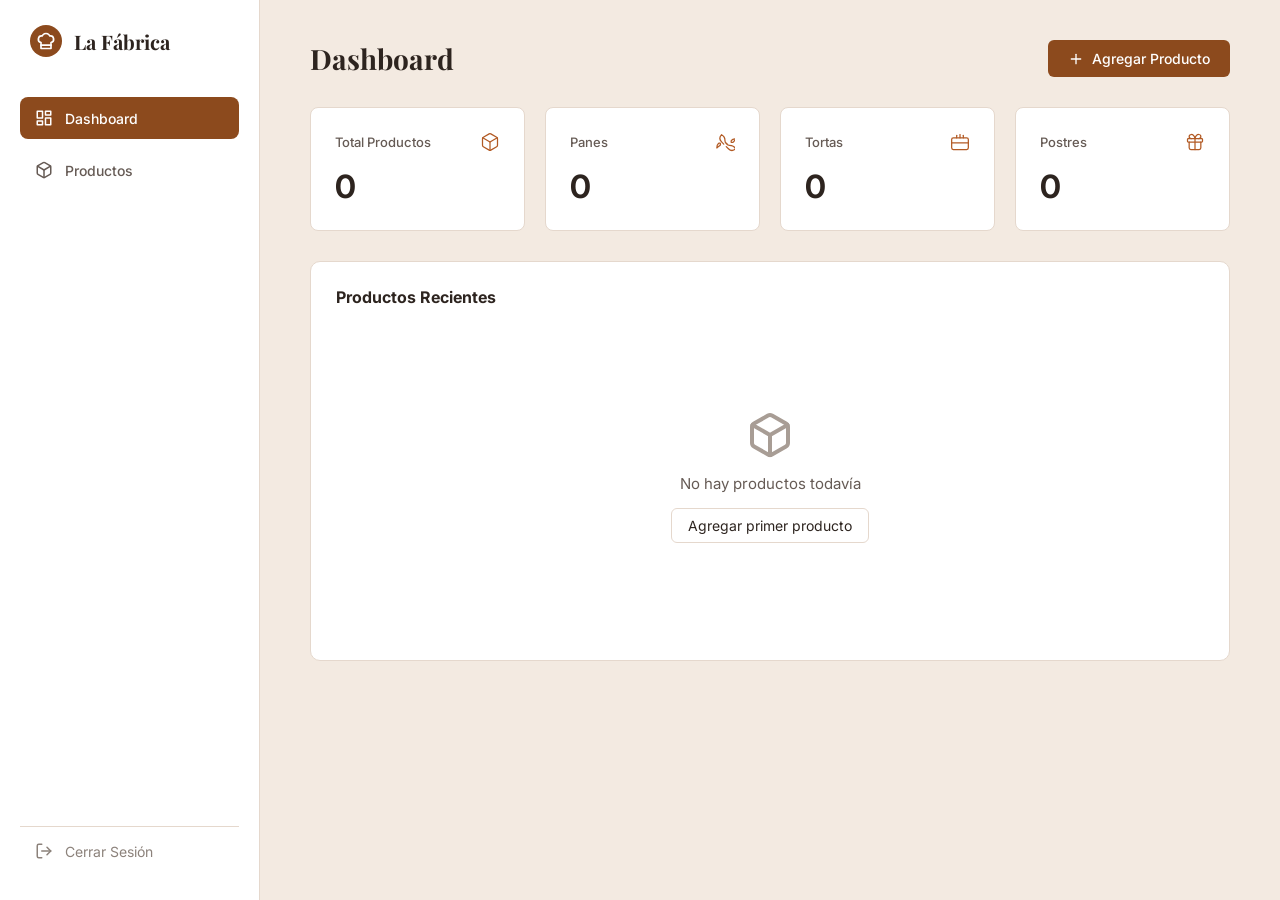
<file: fronthend/page/admin/dashboard.html>
<!DOCTYPE html>
<html lang="es">

<head>
    <meta charset="UTF-8">
    <meta name="viewport" content="width=device-width, initial-scale=1.0">
    <title>Dashboard - La Fábrica</title>
    <link rel="stylesheet" href="../../css/admin.css">
    <link rel="preconnect" href="https://fonts.googleapis.com">
    <link rel="preconnect" href="https://fonts.gstatic.com" crossorigin>
    <link
        href="https://fonts.googleapis.com/css2?family=Playfair+Display:wght@700&family=Inter:wght@300;400;500;600&display=swap"
        rel="stylesheet">
</head>

<body class="dashboard-body">

    <div class="admin-layout">

        <aside class="sidebar">
            <div class="sidebar-header">
                <div class="icon-circle-small">
                    <svg xmlns="http://www.w3.org/2000/svg" width="20" height="20" viewBox="0 0 24 24" fill="none"
                        stroke="currentColor" stroke-width="2" stroke-linecap="round" stroke-linejoin="round">
                        <path
                            d="M6 13.87A4 4 0 0 1 7.41 6a5.11 5.11 0 0 1 1.05-1.54 5 5 0 0 1 7.08 0A5.11 5.11 0 0 1 16.59 6 4 4 0 0 1 18 13.87V21H6Z">
                        </path>
                        <line x1="6" y1="17" x2="18" y2="17"></line>
                    </svg>
                </div>
                <h3>La Fábrica</h3>
            </div>

            <nav class="sidebar-nav">
                <a href="dashboard.html" class="nav-item active">
                    <svg xmlns="http://www.w3.org/2000/svg" width="18" height="18" viewBox="0 0 24 24" fill="none"
                        stroke="currentColor" stroke-width="2" stroke-linecap="round" stroke-linejoin="round">
                        <rect x="3" y="3" width="7" height="9"></rect>
                        <rect x="14" y="3" width="7" height="5"></rect>
                        <rect x="14" y="12" width="7" height="9"></rect>
                        <rect x="3" y="16" width="7" height="5"></rect>
                    </svg>
                    Dashboard
                </a>
                <a href="productos.html" class="nav-item">
                    <svg xmlns="http://www.w3.org/2000/svg" width="18" height="18" viewBox="0 0 24 24" fill="none"
                        stroke="currentColor" stroke-width="2" stroke-linecap="round" stroke-linejoin="round">
                        <path
                            d="M21 16V8a2 2 0 0 0-1-1.73l-7-4a2 2 0 0 0-2 0l-7 4A2 2 0 0 0 3 8v8a2 2 0 0 0 1 1.73l7 4a2 2 0 0 0 2 0l7-4A2 2 0 0 0 21 16z">
                        </path>
                        <polyline points="3.27 6.96 12 12.01 20.73 6.96"></polyline>
                        <line x1="12" y1="22.08" x2="12" y2="12"></line>
                    </svg>
                    Productos
                </a>
            </nav>

            <a href="login.html" class="logout-link">
                <svg xmlns="http://www.w3.org/2000/svg" width="18" height="18" viewBox="0 0 24 24" fill="none"
                    stroke="currentColor" stroke-width="2" stroke-linecap="round" stroke-linejoin="round">
                    <path d="M9 21H5a2 2 0 0 1-2-2V5a2 2 0 0 1 2-2h4"></path>
                    <polyline points="16 17 21 12 16 7"></polyline>
                    <line x1="21" y1="12" x2="9" y2="12"></line>
                </svg>
                Cerrar Sesión
            </a>
        </aside>

        <!-- === SECCIÓN PRINCIPAL DEL CONTENIDO === -->
        <main class="main-content">
            <header class="top-header">
                <h1 class="page-title">Dashboard</h1>
                <a href="nuevo-producto.html" class="btn-primary" style="text-decoration: none;">
                    <svg xmlns="http://www.w3.org/2000/svg" width="16" height="16" viewBox="0 0 24 24" fill="none"
                        stroke="currentColor" stroke-width="2" stroke-linecap="round" stroke-linejoin="round">
                        <line x1="12" y1="5" x2="12" y2="19"></line>
                        <line x1="5" y1="12" x2="19" y2="12"></line>
                    </svg>
                    Agregar Producto
                </a>
            </header>

            <!-- === GRID DE ESTADÍSTICAS === -->
            <!-- Aquí usamos IDs (ej. stat-total-productos) que luego Javascript va a encontrar y actualizar con los datos de Java -->
            <div class="stats-grid">
                <div class="stat-card">
                    <div class="stat-header">
                        <span class="stat-title">Total Productos</span>
                        <svg class="stat-icon" xmlns="http://www.w3.org/2000/svg" width="20" height="20" viewBox="0 0 24 24" fill="none" stroke="currentColor" stroke-width="1.5" stroke-linecap="round" stroke-linejoin="round">
                            <path d="M21 16V8a2 2 0 0 0-1-1.73l-7-4a2 2 0 0 0-2 0l-7 4A2 2 0 0 0 3 8v8a2 2 0 0 0 1 1.73l7 4a2 2 0 0 0 2 0l7-4A2 2 0 0 0 21 16z"></path>
                            <polyline points="3.27 6.96 12 12.01 20.73 6.96"></polyline>
                            <line x1="12" y1="22.08" x2="12" y2="12"></line>
                        </svg>
                    </div>
                    <div class="stat-value" id="stat-total-productos">0</div>
                </div>

                <div class="stat-card">
                    <div class="stat-header">
                        <span class="stat-title">Panes</span>
                        <svg class="stat-icon" xmlns="http://www.w3.org/2000/svg" width="20" height="20" viewBox="0 0 24 24" fill="none" stroke="currentColor" stroke-width="1.5" stroke-linecap="round" stroke-linejoin="round">
                            <path d="m4.6 13.4-.5.4c-1.7 1.3-1.9 3.2-1.9 5.3 0 0 1.6-1.3 3.3-2.6 1.1-.8 1.4-2.2.7-3.1Z"></path>
                            <path d="m10.5 14.5-2.6-2.6c-2.4-2.4-2.5-5.9-.2-8.4l.2-.2c0 0 2.1 1.2 3.1 2.9.8 1.4 1 3.2 1 4.7 0 1.6.4 2.8 2.3 3.4l.3.1"></path>
                            <path d="m13.5 17.5 2.6 2.6c2.4 2.4 5.9 2.5 8.4.2l.2-.2c0 0-1.2-2.1-2.9-3.1-1.4-.8-3.2-1-4.7-1-1.6 0-2.8-.4-3.4-2.3l-.1-.3"></path>
                            <path d="m19.4 10.6.4-.5c1.3-1.7 3.2-1.9 5.3-1.9 0 0-1.3 1.6-2.6 3.3-.8 1.1-2.2 1.4-3.1.7Z"></path>
                        </svg>
                    </div>
                    <div class="stat-value" id="stat-panes">0</div>
                </div>

                <div class="stat-card">
                    <div class="stat-header">
                        <span class="stat-title">Tortas</span>
                        <svg class="stat-icon" xmlns="http://www.w3.org/2000/svg" width="20" height="20" viewBox="0 0 24 24" fill="none" stroke="currentColor" stroke-width="1.5" stroke-linecap="round" stroke-linejoin="round">
                            <path d="M20 21H4a2 2 0 0 1-2-2V9a2 2 0 0 1 2-2h16a2 2 0 0 1 2 2v10a2 2 0 0 1-2 2Z"></path>
                            <path d="M12 3v4"></path>
                            <path d="M8 4v3"></path>
                            <path d="M16 4v3"></path>
                            <path d="M2 13h20"></path>
                        </svg>
                    </div>
                    <div class="stat-value" id="stat-tortas">0</div>
                </div>

                <div class="stat-card">
                    <div class="stat-header">
                        <span class="stat-title">Postres</span>
                        <svg class="stat-icon" xmlns="http://www.w3.org/2000/svg" width="20" height="20" viewBox="0 0 24 24" fill="none" stroke="currentColor" stroke-width="1.5" stroke-linecap="round" stroke-linejoin="round">
                            <rect x="3" y="8" width="18" height="4" rx="1"></rect>
                            <path d="M12 8v13"></path>
                            <path d="M19 12v7a2 2 0 0 1-2 2H7a2 2 0 0 1-2-2v-7"></path>
                            <path d="M7.5 8a2.5 2.5 0 0 1 0-5A4.8 8 0 0 1 12 8a4.8 8 0 0 1 4.5-5 2.5 2.5 0 0 1 0 5"></path>
                        </svg>
                    </div>
                    <div class="stat-value" id="stat-postres">0</div>
                </div>
            </div>

            <!-- === SECCIÓN DE PRODUCTOS RECIENTES === -->
            <!-- Esta lista se llena dinámicamente llamando a http://localhost:8080/api/productos con Javascript -->
            <div class="dashboard-panel">
                <h3 class="panel-title">Productos Recientes</h3>

                <div class="empty-state" id="recent-empty-state">
                    <svg xmlns="http://www.w3.org/2000/svg" width="48" height="48" viewBox="0 0 24 24" fill="none"
                        stroke="#A89D95" stroke-width="2" stroke-linecap="round" stroke-linejoin="round">
                        <path
                            d="M21 16V8a2 2 0 0 0-1-1.73l-7-4a2 2 0 0 0-2 0l-7 4A2 2 0 0 0 3 8v8a2 2 0 0 0 1 1.73l7 4a2 2 0 0 0 2 0l7-4A2 2 0 0 0 21 16z">
                        </path>
                        <polyline points="3.27 6.96 12 12.01 20.73 6.96"></polyline>
                        <line x1="12" y1="22.08" x2="12" y2="12"></line>
                    </svg>
                    <p>No hay productos todavía</p>
                    <a href="nuevo-producto.html" class="btn-outline" style="text-decoration:none;">Agregar primer producto</a>
                </div>

                <div id="recent-table-container" style="display: none; padding-top: 10px;">
                    <table class="admin-table">
                        <tbody id="recent-table-body">
                            <!-- JS inserta los productos recientes aquí -->
                        </tbody>
                    </table>
                </div>
            </div>

        </main>
    </div>

    <script src="../../js/config.js"></script>
    <script src="../../js/dashboard.js?v=2"></script>
</body>

</html>
</file>
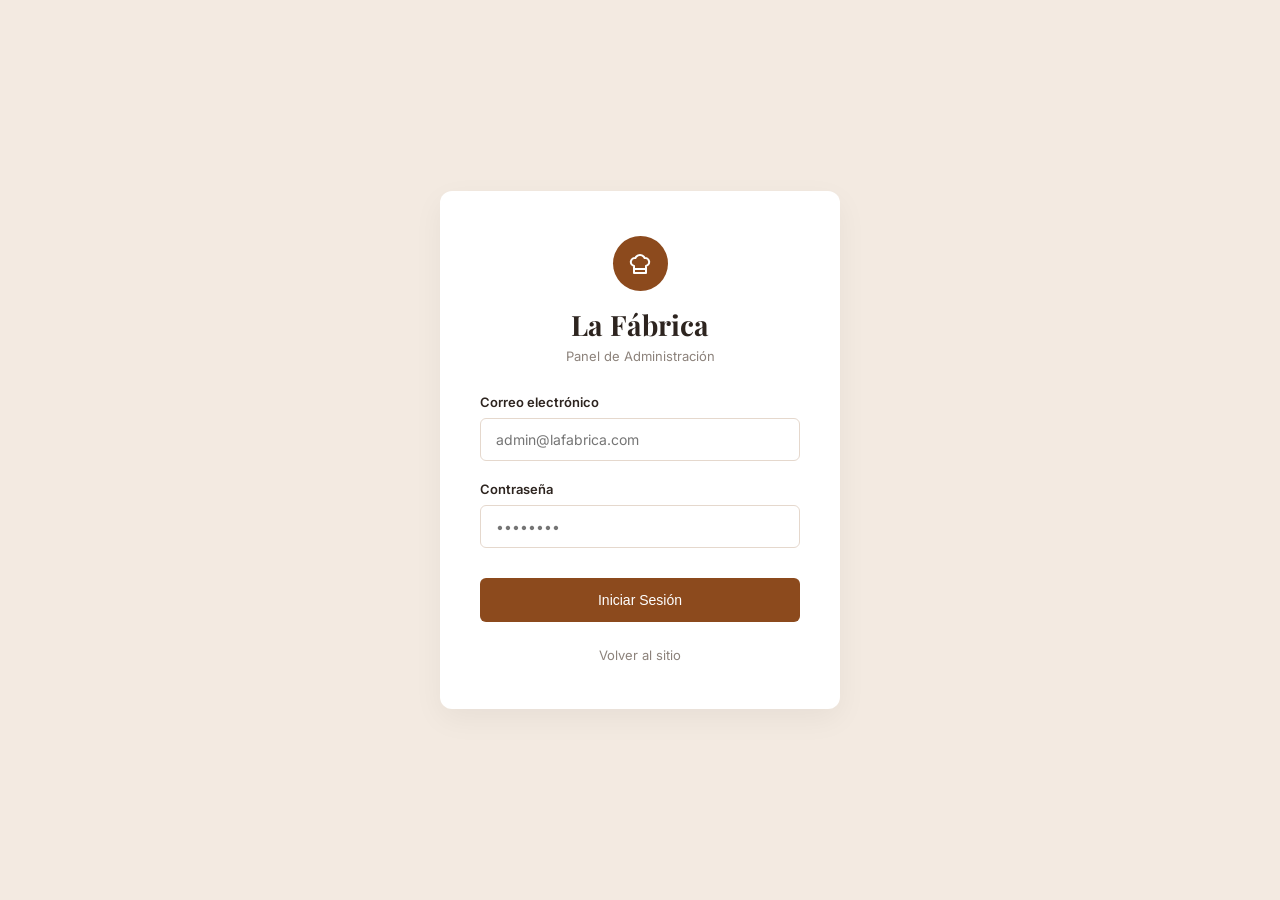
<file: fronthend/page/admin/login.html>
<!DOCTYPE html>
<html lang="es">

<head>
    <meta charset="UTF-8">
    <meta name="viewport" content="width=device-width, initial-scale=1.0">
    <title>Login Admin - La Fábrica</title>
    <link rel="stylesheet" href="../../css/admin.css">
    <link rel="preconnect" href="https://fonts.googleapis.com">
    <link rel="preconnect" href="https://fonts.gstatic.com" crossorigin>
    <link
        href="https://fonts.googleapis.com/css2?family=Playfair+Display:wght@700&family=Inter:wght@300;400;500;600&display=swap"
        rel="stylesheet">
</head>

<body>

    <div class="login-wrapper">
        <div class="login-card">

            <div class="login-header">
                <div class="icon-circle">
                    <svg xmlns="http://www.w3.org/2000/svg" width="24" height="24" viewBox="0 0 24 24" fill="none"
                        stroke="currentColor" stroke-width="2" stroke-linecap="round" stroke-linejoin="round">
                        <path
                            d="M6 13.87A4 4 0 0 1 7.41 6a5.11 5.11 0 0 1 1.05-1.54 5 5 0 0 1 7.08 0A5.11 5.11 0 0 1 16.59 6 4 4 0 0 1 18 13.87V21H6Z">
                        </path>
                        <line x1="6" y1="17" x2="18" y2="17"></line>
                    </svg>
                </div>
                <h2>La Fábrica</h2>
                <p>Panel de Administración</p>
            </div>

            <form id="login-form" class="login-form">
                <div class="input-group">
                    <label for="email">Correo electrónico</label>
                    <input type="email" id="email" placeholder="admin@lafabrica.com" required>
                </div>

                <div class="input-group">
                    <label for="password">Contraseña</label>
                    <input type="password" id="password" placeholder="••••••••" required>
                </div>

                <button type="submit" class="btn-login">Iniciar Sesión</button>
            </form>

            <a href="../index.html" class="back-link">Volver al sitio</a>

        </div>
    </div>

    <script>
        document.getElementById('login-form').addEventListener('submit', function(e) {
            e.preventDefault();
            const email = document.getElementById('email').value;
            const password = document.getElementById('password').value;

            if (email === 'kevinsebas5020@gmail.com' && password === 'admin123') {
                localStorage.setItem('adminLoggedIn', 'true');
                window.location.href = 'dashboard.html';
            } else {
                alert('Credenciales incorrectas');
            }
        });
    </script>

</body>

</html>
</file>
<file: fronthend/css/admin.css>
/* --- VARIABLES Y RESETEO --- */
/* Sobrescribe el centrado del body solo para el dashboard */
.dashboard-body {
    display: block;
    height: 100vh;
    overflow: hidden;
    /* Evita doble scroll */
}

:root {
    --primary-brown: #8C4A1D;
    /* Marrón del botón e ícono */
    --bg-cream: #F3EAE1;
    /* Fondo crema */
    --font-serif: 'Playfair Display', serif;
    --font-sans: 'Inter', sans-serif;
}

* {
    margin: 0;
    padding: 0;
    box-sizing: border-box;
}

body {
    background-color: var(--bg-cream);
    font-family: var(--font-sans);
    display: flex;
    justify-content: center;
    align-items: center;
    min-height: 100vh;
    /* Ocupa el 100% de la altura de la pantalla */
}

/* --- TARJETA DE LOGIN --- */
.login-wrapper {
    width: 100%;
    padding: 20px;
    display: flex;
    justify-content: center;
}

.login-card {
    background-color: #ffffff;
    width: 100%;
    max-width: 400px;
    padding: 45px 40px;
    border-radius: 12px;
    box-shadow: 0 10px 30px rgba(0, 0, 0, 0.05);
    text-align: center;
}

/* --- CABECERA --- */
.login-header {
    margin-bottom: 30px;
}

.icon-circle {
    background-color: var(--primary-brown);
    color: white;
    width: 55px;
    height: 55px;
    border-radius: 50%;
    display: flex;
    justify-content: center;
    align-items: center;
    margin: 0 auto 15px auto;
}

.login-header h2 {
    font-family: var(--font-serif);
    color: #2D241F;
    font-size: 28px;
    margin-bottom: 5px;
}

.login-header p {
    color: #8c827b;
    font-size: 13px;
}

/* --- FORMULARIO --- */
.login-form {
    display: flex;
    flex-direction: column;
    gap: 20px;
    text-align: left;
}

.input-group label {
    display: block;
    font-size: 13px;
    font-weight: 600;
    color: #2D241F;
    margin-bottom: 8px;
}

.input-group input {
    width: 100%;
    padding: 12px 15px;
    border: 1px solid #E5D8CD;
    border-radius: 6px;
    font-size: 14px;
    font-family: var(--font-sans);
    color: #2D241F;
    outline: none;
    transition: border-color 0.3s ease;
}

.input-group input:focus {
    border-color: var(--primary-brown);
    /* El borde cambia a marrón al escribir */
}

/* --- BOTÓN Y ENLACES --- */
.btn-login {
    background-color: var(--primary-brown);
    color: white;
    border: none;
    padding: 14px;
    border-radius: 6px;
    font-size: 14px;
    font-weight: 500;
    cursor: pointer;
    transition: background-color 0.3s ease;
    margin-top: 10px;
}

.btn-login:hover {
    background-color: #703b17;
    /* Se oscurece un poco al pasar el ratón */
}

.back-link {
    display: inline-block;
    margin-top: 25px;
    color: #8c827b;
    text-decoration: none;
    font-size: 13px;
    transition: color 0.3s ease;
}

.back-link:hover {
    color: var(--primary-brown);
}

/* =========================================
   ESTILOS DEL DASHBOARD
   ========================================= */

.admin-layout {
    display: flex;
    height: 100vh;
}

/* --- SIDEBAR --- */
.sidebar {
    width: 260px;
    background-color: #ffffff;
    border-right: 1px solid #E5D8CD;
    display: flex;
    flex-direction: column;
    padding: 25px 20px;
}

.sidebar-header {
    display: flex;
    align-items: center;
    gap: 12px;
    margin-bottom: 40px;
    padding-left: 10px;
}

.icon-circle-small {
    background-color: var(--primary-brown);
    color: white;
    width: 32px;
    height: 32px;
    border-radius: 50%;
    display: flex;
    justify-content: center;
    align-items: center;
}

.sidebar-header h3 {
    font-family: var(--font-serif);
    color: #2D241F;
    font-size: 20px;
}

.sidebar-nav {
    display: flex;
    flex-direction: column;
    gap: 10px;
    flex-grow: 1;
    /* Empuja el botón de cerrar sesión hacia abajo */
}

.nav-item {
    display: flex;
    align-items: center;
    gap: 12px;
    padding: 12px 15px;
    text-decoration: none;
    color: #665b55;
    border-radius: 8px;
    font-size: 14px;
    font-weight: 500;
    transition: all 0.3s ease;
}

.nav-item:hover {
    background-color: #FDFBF7;
    color: var(--primary-brown);
}

.nav-item.active {
    background-color: var(--primary-brown);
    color: #ffffff;
}

.logout-link {
    display: flex;
    align-items: center;
    gap: 12px;
    padding: 15px;
    text-decoration: none;
    color: #8c827b;
    font-size: 14px;
    border-top: 1px solid #E5D8CD;
    transition: color 0.3s ease;
}

.logout-link:hover {
    color: #d93838;
    /* Rojo al pasar el ratón para indicar salida */
}

/* --- MAIN CONTENT --- */
.main-content {
    flex-grow: 1;
    background-color: var(--bg-cream);
    padding: 40px 50px;
    overflow-y: auto;
    /* Permite scroll si hay mucho contenido */
}

.top-header {
    display: flex;
    justify-content: space-between;
    align-items: center;
    margin-bottom: 30px;
}

.page-title {
    font-family: var(--font-serif);
    color: #2D241F;
    font-size: 28px;
}

.btn-primary {
    background-color: var(--primary-brown);
    color: white;
    border: none;
    padding: 10px 20px;
    border-radius: 6px;
    font-size: 14px;
    font-weight: 500;
    cursor: pointer;
    font-family: var(--font-sans);
    transition: background-color 0.3s;
}

.btn-primary:hover {
    background-color: #703b17;
}

/* --- TARJETAS DE ESTADÍSTICAS --- */
.stats-grid {
    display: grid;
    grid-template-columns: repeat(4, 1fr);
    gap: 20px;
    margin-bottom: 30px;
}

.stat-card {
    background-color: #ffffff;
    padding: 24px;
    border-radius: 8px;
    border: 1px solid #E5D8CD;
    box-shadow: none;
    /* Aspecto más limpio y plano */
    display: flex;
    flex-direction: column;
    min-height: 120px;
}

.stat-header {
    display: flex;
    justify-content: space-between;
    align-items: center;
    margin-bottom: 15px;
}

.stat-title {
    font-size: 13px;
    color: #665b55;
    font-weight: 500;
}

.stat-icon {
    /* Mismo color para todos los íconos (Cobre/Marrón fino) */
    color: #B25A24;
}

.stat-value {
    font-size: 32px;
    font-weight: 700;
    color: #2D241F;
}

/* --- PANEL DE PRODUCTOS --- */
.dashboard-panel {
    background-color: #ffffff;
    border-radius: 10px;
    border: 1px solid #E5D8CD;
    padding: 25px;
    min-height: 400px;
}

.panel-title {
    font-size: 16px;
    color: #2D241F;
    margin-bottom: 20px;
}

.empty-state {
    display: flex;
    flex-direction: column;
    align-items: center;
    justify-content: center;
    height: 300px;
    gap: 15px;
    text-align: center;
}

.empty-state p {
    color: #665b55;
    font-size: 15px;
}

.btn-outline {
    background-color: transparent;
    border: 1px solid #E5D8CD;
    color: #2D241F;
    padding: 8px 16px;
    border-radius: 6px;
    font-size: 14px;
    cursor: pointer;
    transition: all 0.3s;
}

.btn-outline:hover {
    border-color: var(--primary-brown);
    color: var(--primary-brown);
}

.btn-primary {
    background-color: var(--primary-brown);
    color: white;
    border: none;
    padding: 10px 20px;
    border-radius: 6px;
    font-size: 14px;
    font-weight: 500;
    cursor: pointer;
    font-family: var(--font-sans);
    transition: background-color 0.3s;
    /* --- LÍNEAS NUEVAS PARA ALINEAR EL ÍCONO --- */
    display: flex;
    align-items: center;
    gap: 8px;
}

/* =========================================
   FORMULARIO NUEVO PRODUCTO
   ========================================= */

.form-panel {
    max-width: 650px;
    /* Hace que la tarjeta no ocupe toda la pantalla de ancho */
}

.form-section-title {
    font-size: 16px;
    color: #2D241F;
    margin-bottom: 25px;
    font-weight: 600;
}

.product-form {
    display: flex;
    flex-direction: column;
    gap: 20px;
}

.form-group {
    display: flex;
    flex-direction: column;
    gap: 8px;
}

.form-group label {
    font-size: 13px;
    color: #2D241F;
    font-weight: 500;
}

.form-group input,
.form-group textarea,
.form-group select {
    padding: 12px 15px;
    border: 1px solid #E5D8CD;
    border-radius: 6px;
    font-family: var(--font-sans);
    font-size: 14px;
    color: #2D241F;
    outline: none;
    background-color: #ffffff;
}

.form-group input:focus,
.form-group textarea:focus,
.form-group select:focus {
    border-color: var(--primary-brown);
}

.form-row {
    display: grid;
    grid-template-columns: 1fr 1fr;
    /* Dos columnas iguales para Precio y Categoría */
    gap: 20px;
}

/* Área de Subir Imagen Moderanizada */
.image-upload-wrapper {
    position: relative;
    width: 100%;
}

.image-upload-box {
    border: 2px dashed #d1d5db;
    background-color: #f9fafb;
    border-radius: 8px;
    height: 160px;
    display: flex;
    flex-direction: column;
    justify-content: center;
    align-items: center;
    cursor: pointer;
    transition: all 0.3s ease;
}

.image-upload-box:hover {
    border-color: #9ca3af;
    background-color: #f3f4f6;
}

.image-preview-container {
    position: relative;
    width: 100%;
    max-height: 200px;
    border-radius: 8px;
    overflow: hidden;
    box-shadow: 0 4px 6px -1px rgba(0, 0, 0, 0.1), 0 2px 4px -1px rgba(0, 0, 0, 0.06);
}

.image-preview-container img {
    width: 100%;
    height: 200px;
    max-height: 200px;
    object-fit: cover;
    object-position: center;
    display: block;
    border-radius: 8px;
}

/* Botón flotante para ELIMINAR imagen */
.btn-remove-imagen {
    position: absolute;
    top: 8px;
    right: 8px;
    background-color: rgba(255, 255, 255, 0.9);
    color: #ef4444;
    width: 28px;
    height: 28px;
    border-radius: 50%;
    display: flex;
    justify-content: center;
    align-items: center;
    cursor: pointer;
    border: none;
    z-index: 10;
    padding: 0;
    transition: all 0.2s ease;
    box-shadow: 0 2px 4px rgba(0,0,0,0.1);
}

.btn-remove-imagen:hover {
    background-color: #ef4444;
    color: white;
    transform: scale(1.05);
}

/* Contenedor del Interruptor (Toggle) */
.toggle-container {
    display: flex;
    justify-content: space-between;
    align-items: center;
    border: 1px solid #E5D8CD;
    padding: 15px 20px;
    border-radius: 8px;
    margin-top: 5px;
}

.toggle-text h4 {
    font-size: 14px;
    color: #2D241F;
    margin-bottom: 3px;
}

.toggle-text p {
    font-size: 13px;
    color: #8c827b;
}

/* El Interruptor (Toggle Switch) */
.switch {
    position: relative;
    display: inline-block;
    width: 44px;
    height: 24px;
}

.switch input {
    opacity: 0;
    width: 0;
    height: 0;
}

.slider {
    position: absolute;
    cursor: pointer;
    top: 0;
    left: 0;
    right: 0;
    bottom: 0;
    background-color: #ccc;
    transition: .4s;
}

.slider.round {
    border-radius: 24px;
}

.slider.round:before {
    border-radius: 50%;
}

.slider:before {
    position: absolute;
    content: "";
    height: 18px;
    width: 18px;
    left: 3px;
    bottom: 3px;
    background-color: white;
    transition: .4s;
}

/* Color marrón cuando está activo */
input:checked+.slider {
    background-color: var(--primary-brown);
}

input:checked+.slider:before {
    transform: translateX(20px);
}

/* Botones inferiores */
.form-actions {
    display: flex;
    gap: 15px;
    margin-top: 10px;
}

.btn-muted {
    background-color: #B89374;
    /* Un marrón más suave como en la foto */
    color: white;
    border: none;
    padding: 10px 20px;
    border-radius: 6px;
    font-size: 14px;
    font-weight: 500;
    cursor: pointer;
    transition: background-color 0.3s;
}

.btn-muted:hover {
    background-color: var(--primary-brown);
}

/* Modal Flotante para "VER" Producto */
.modal-overlay {
    position: fixed;
    top: 0;
    left: 0;
    right: 0;
    bottom: 0;
    background-color: rgba(0, 0, 0, 0.4);
    display: flex;
    justify-content: center;
    align-items: center;
    z-index: 1000;
    opacity: 0;
    pointer-events: none;
    transition: opacity 0.3s ease;
}

.modal-overlay.active {
    opacity: 1;
    pointer-events: all;
}

.modal-content {
    background-color: #ffffff;
    width: 90%;
    max-width: 450px;
    border-radius: 12px;
    padding: 30px;
    box-shadow: 0 10px 40px rgba(0, 0, 0, 0.1);
    transform: translateY(20px);
    transition: transform 0.3s ease;
    position: relative;
}

.modal-overlay.active .modal-content {
    transform: translateY(0);
}

.modal-close {
    position: absolute;
    top: 15px;
    right: 15px;
    background: none;
    border: none;
    cursor: pointer;
    color: #8c827b;
}

.modal-close:hover {
    color: var(--primary-brown);
}

.modal-img-container {
    width: 100%;
    height: 200px;
    border-radius: 8px;
    background-color: #f3f4f6;
    margin-bottom: 20px;
    display: flex;
    justify-content: center;
    align-items: center;
    overflow: hidden;
}

.modal-img-container img {
    width: 100%;
    height: 100%;
    object-fit: cover;
}

.modal-title {
    font-size: 20px;
    color: #2D241F;
    margin-bottom: 8px;
    font-family: var(--font-serif);
}

.modal-desc {
    font-size: 14px;
    color: #6b7280;
    margin-bottom: 20px;
    line-height: 1.5;
}

.modal-flex {
    display: flex;
    justify-content: space-between;
    align-items: center;
    margin-bottom: 20px;
    border-top: 1px solid #E5D8CD;
    padding-top: 20px;
}

.modal-price {
    font-size: 24px;
    font-weight: bold;
    color: var(--primary-brown);
}

/* =========================================
   DISEÑO RESPONSIVO (MÓVILES Y TABLETS) - ADMIN
   ========================================= */
@media (max-width: 768px) {

    /* Quitamos el bloqueo de scroll y cambiamos a columna */
    .dashboard-body {
        height: auto;
        overflow: auto;
    }

    .admin-layout {
        flex-direction: column;
        height: auto;
    }

    /* La barra lateral ahora va arriba horizontalmente */
    .sidebar {
        width: 100%;
        border-right: none;
        border-bottom: 1px solid #E5D8CD;
        padding: 15px 20px;
    }

    .sidebar-header {
        margin-bottom: 20px;
        justify-content: center;
    }

    .sidebar-nav {
        flex-direction: row;
        flex-wrap: wrap;
        justify-content: center;
        margin-bottom: 10px;
    }

    .logout-link {
        justify-content: center;
        border-top: none;
        padding-top: 5px;
    }

    /* Área principal */
    .main-content {
        padding: 20px;
    }

    .top-header {
        flex-direction: column;
        gap: 15px;
        align-items: flex-start;
    }

    .top-header .btn-primary {
        width: 100%;
        justify-content: center;
    }

    /* Estadísticas: 2 columnas en celular se ven mejor que 1 */
    .stats-grid {
        grid-template-columns: 1fr 1fr;
    }

    /* Formulario de Nuevo Producto */
    .form-row {
        grid-template-columns: 1fr;
        /* Precio y Categoría se apilan */
    }

    .form-actions {
        flex-direction: column;
    }

    .btn-muted,
    .btn-outline {
        width: 100%;
    }
}

/* =========================================
   ESTILOS DE TABLAS
   ========================================= */

.admin-table {
    width: 100%;
    border-collapse: collapse;
    margin-top: 15px;
}

.admin-table th {
    border-bottom: 2px solid #f3f4f6;
    color: #6b7280;
    font-size: 13px;
    text-transform: uppercase;
    font-weight: 600;
    letter-spacing: 0.05em;
    padding: 16px 24px;
    text-align: left;
}

.admin-table th.right-align {
    text-align: right;
}

.admin-table td {
    padding: 16px 24px;
}

.table-row {
    border-bottom: 1px solid #f3f4f6;
    transition: background-color 0.2s ease;
}

.table-row:hover {
    background-color: #f9fafb;
}

/* =========================================
   PÍLDORAS (PILLS) Y BADGES
   ========================================= */

.pill-category {
    background-color: #FDF4EB;
    /* Claro naranja/marrón */
    color: #B25A24;
    padding: 4px 12px;
    border-radius: 20px;
    font-size: 13px;
    font-weight: 600;
}

.pill-status {
    background-color: #E8F5E9;
    /* Verde claro */
    color: #2E7D32;
    /* Verde oscuro */
    padding: 6px 14px;
    border-radius: 20px;
    font-size: 13px;
    font-weight: 500;
    display: inline-flex;
    align-items: center;
    gap: 6px;
}

.table-product-info {
    display: flex;
    align-items: center;
    gap: 16px;
}

.table-product-img {
    width: 48px;
    height: 48px;
    border-radius: 8px;
    object-fit: cover;
    box-shadow: 0 2px 4px rgba(0, 0, 0, 0.05);
}

.table-product-placeholder {
    width: 48px;
    height: 48px;
    border-radius: 8px;
    background-color: #f3f4f6;
    display: flex;
    align-items: center;
    justify-content: center;
    font-size: 10px;
    color: #9ca3af;
    box-shadow: 0 2px 4px rgba(0, 0, 0, 0.05);
}

.table-product-title {
    font-weight: 600;
    color: #2D241F;
    font-size: 15px;
    margin-bottom: 4px;
}

.table-product-subtitle {
    font-size: 13px;
    color: #8c827b;
}

.table-price {
    font-weight: 600;
    color: #2D241F;
}

/* =========================================
   BOTONES DE ACCIÓN (TABLA)
   ========================================= */

.acciones-container {
    display: flex;
    gap: 12px;
    justify-content: flex-end;
    align-items: center;
}

.btn-action {
    background: none;
    border: none;
    cursor: pointer;
    width: 32px;
    height: 32px;
    display: flex;
    align-items: center;
    justify-content: center;
    border-radius: 6px;
    transition: all 0.2s ease;
    color: #6b7280;
}

.btn-action.view:hover {
    color: var(--primary-brown);
    background-color: #FAF7F5;
}

.btn-action.edit {
    background-color: #D4A373;
    /* Fondo marrón claro */
    color: white;
}

.btn-action.edit:hover {
    background-color: var(--primary-brown);
}

.btn-action.delete {
    color: #ef4444;
    /* Rojo */
}

.btn-action.delete:hover {
    background-color: #FEF2F2;
}
</file>
